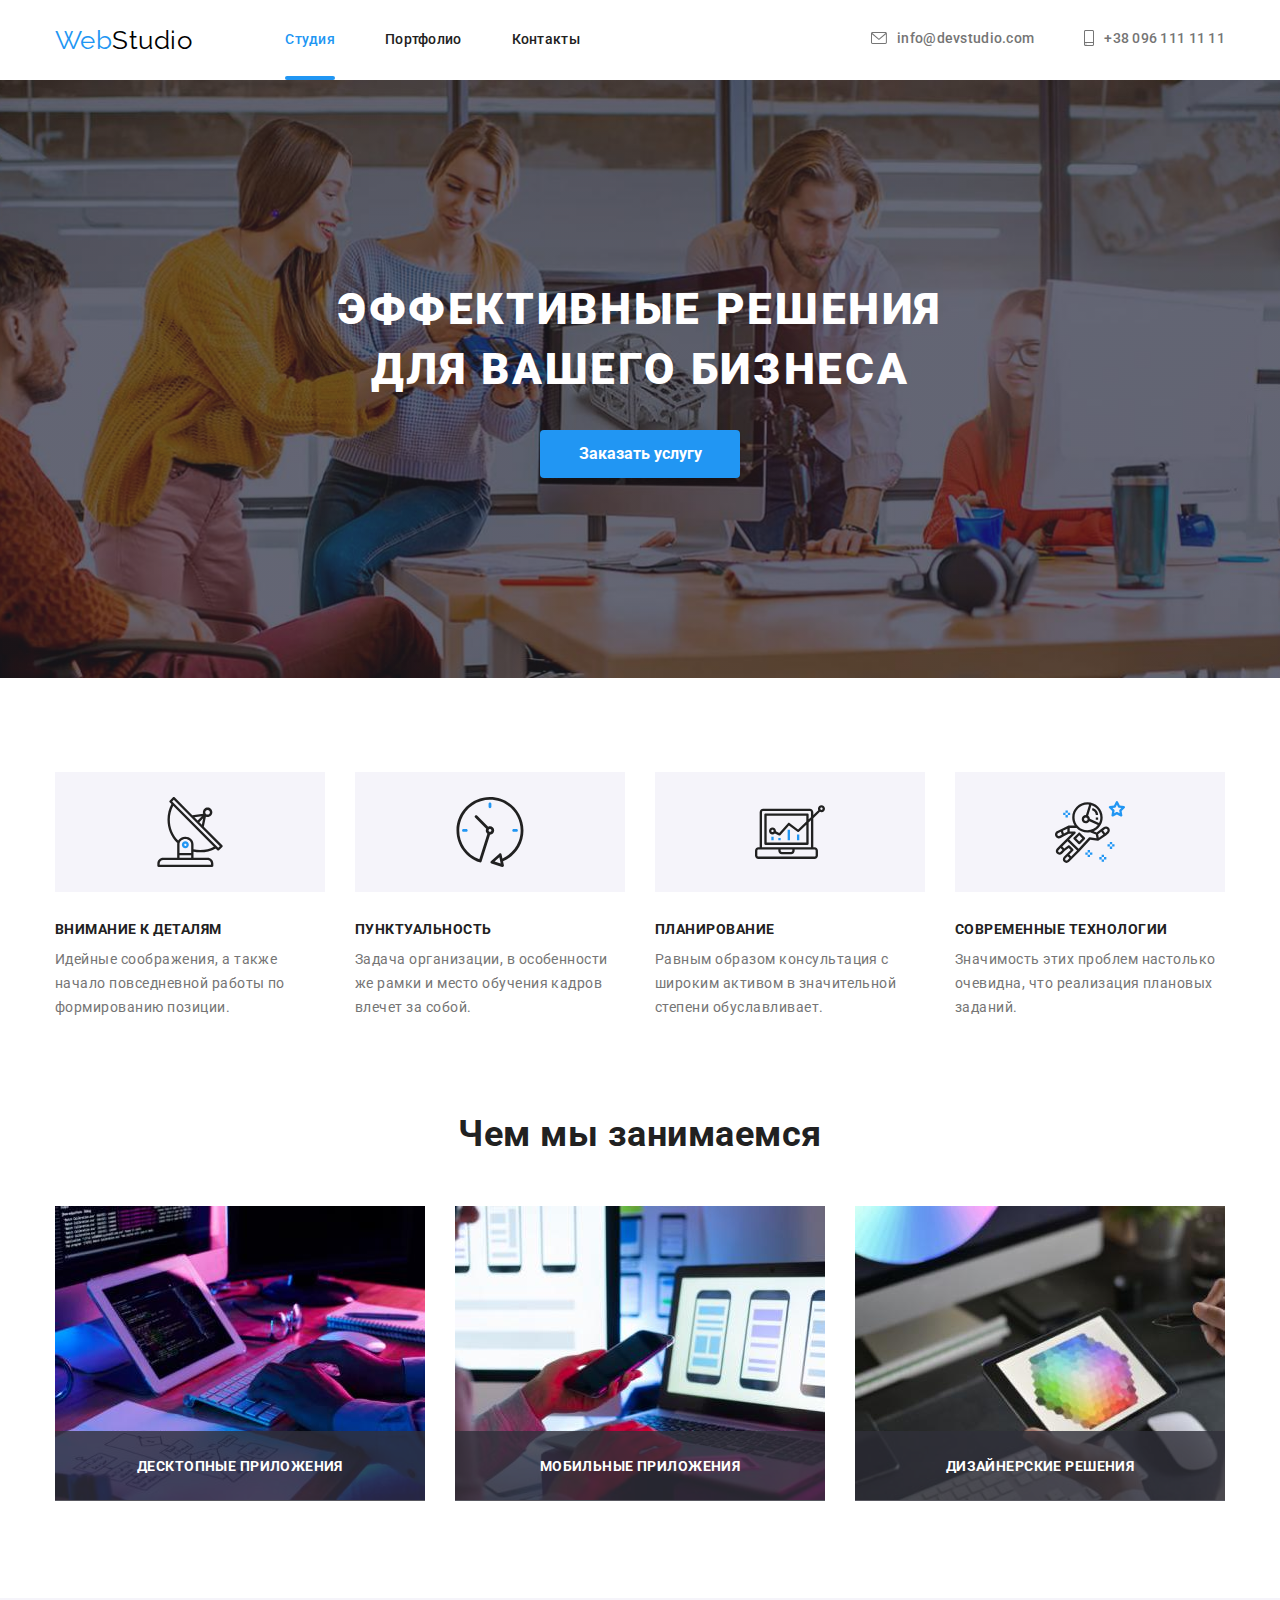
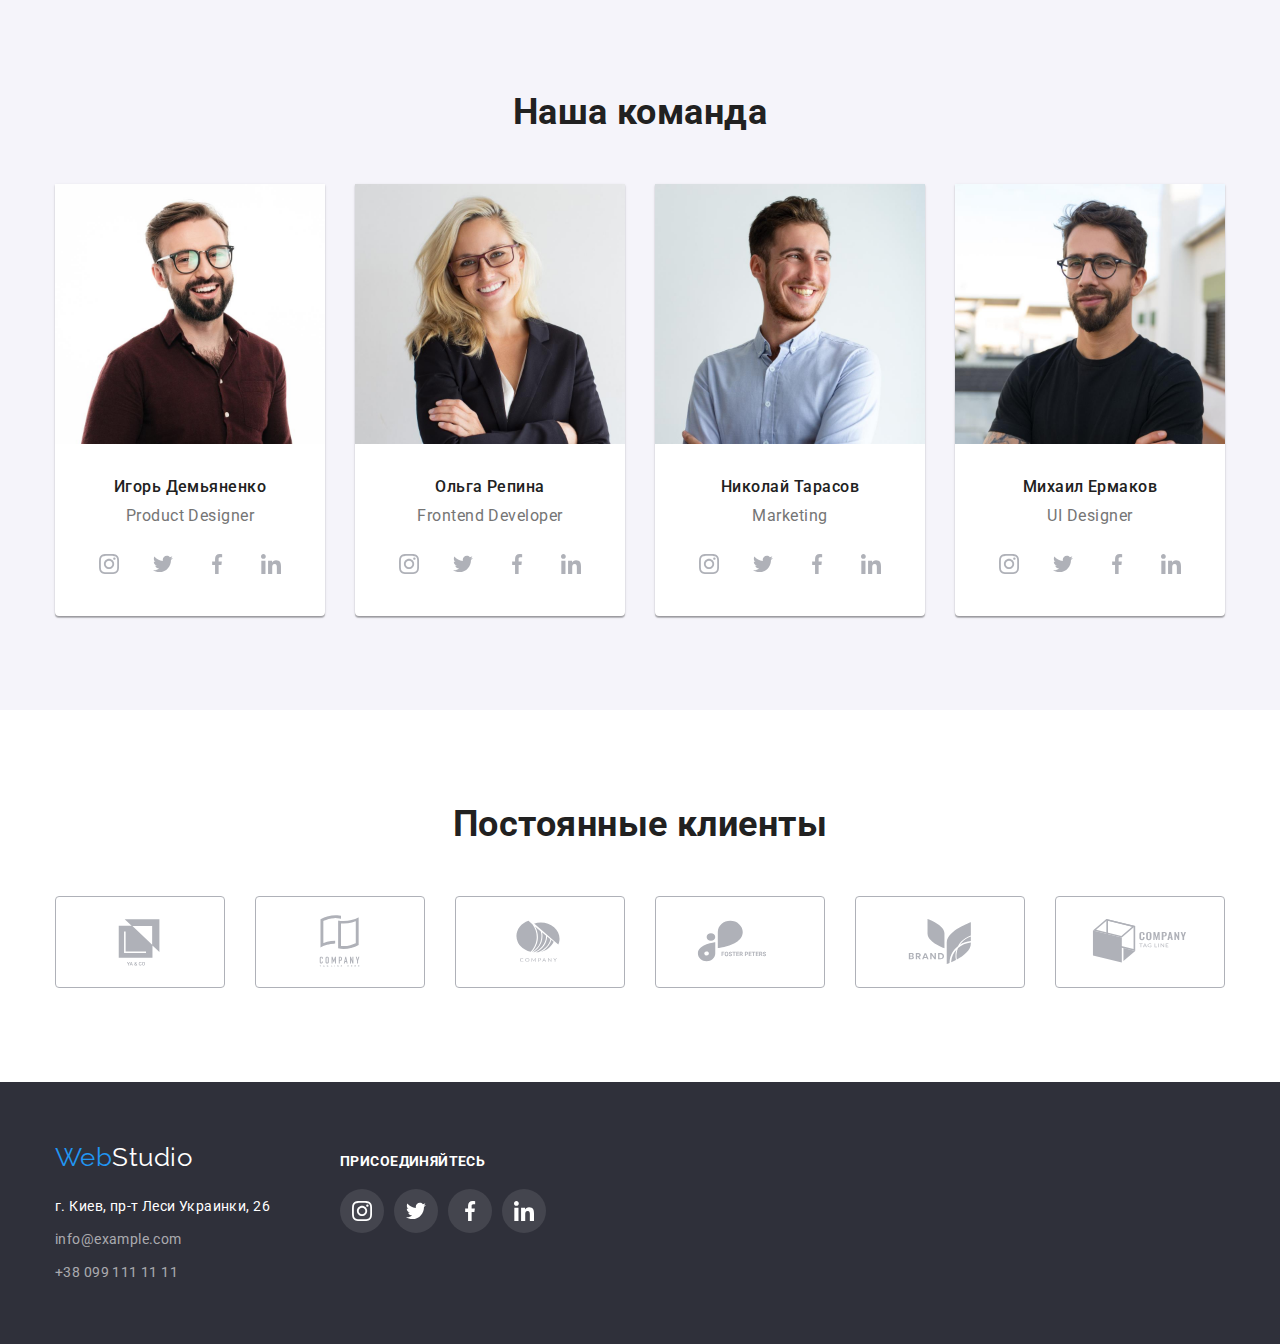
<file: index.html>
<!DOCTYPE html>
<html lang="ru">
<head>
    <meta charset="UTF-8">
    <meta http-equiv="X-UA-Compatible" content="IE=edge">
    <meta name="viewport" content="width=device-width, initial-scale=1.0">
    <title>WebStudio</title>
    <link rel="stylesheet" href="https://fonts.googleapis.com/css2?family=Raleway:wght@700&family=Roboto:wght@400;500;700;900&display=swap"
        >
        <link rel="stylesheet" href="https://cdnjs.cloudflare.com/ajax/libs/modern-normalize/1.0.0/modern-normalize.min.css">
    <link rel="stylesheet" href="./css/styles.css">
</head>
<body>
    <!--header-->
    <header>
        <div class="container main-nav">
        <nav class="main-nav">
            <a href="./index.html" class="logo">Web<span class="logo-web-dark">Studio</span></a>
            <ul class="site-nav list">
                <li class="site-item"><a href="./index.html" class="link current">Студия</a></li>
                <li class="site-item"><a href="./portfolio.html" class="link">Портфолио</a></li>
                <li class="site-item"><a href="" class="link">Контакты</a></li>
            </ul>
        </nav>
        <ul class="contact-nav list">
            <li class="site-item">
                <a href="mailto:info@devstudio.com" class="contact-link">
                <svg class="address-icon header-mail" width="16px" height="12px"> 
                    <use href="./image/sprite.svg#icon-mail"></use>
                </svg>
                info@devstudio.com</a></li>
            <li class="site-item"><a href="tel:+380961111111" class="contact-link">
                <svg class="address-icon header-tel" width="10px" height="16px">
                    <use href="./image/sprite.svg#icon-smartphone"></use>
                </svg>
                +38 096 111 11 11</a>
            </li>
        </ul>
        </div>

    </header> 

    <!--unique content page-->
     <main>


        <!--Hero section-->
        <section class="hero">
           <h1 class="title-hero">Эффективные решения для вашего бизнеса</h1>
            <button type="button" class="button primary" data-modal-open>Заказать услугу</button>
        </section>

        <!--company ideals and princes-->
        <section class="section top-section">
            <div class="container">
            <h2 class="section-title hidden-title">Принципы компании</h2>
            <ul class="company-ideal list">
                <li class="company-item">
                    <div class="section-icon">
                        <svg class="antenna-icon" width="70px" height="70px">
                            <use href="./image/sprite.svg#icon-antenna"></use>
                        </svg>
                    </div>
                    <h3 class="title">Внимание к деталям</h3>
                    <p class="text">Идейные соображения, а также начало повседневной работы по формированию позиции.</p>
                </li>
                <li class="company-item">
                    <div class="section-icon">
                        <svg class="clock-icon" width="70px" height="70px">
                            <use href="./image/sprite.svg#icon-clock"></use>
                        </svg>
                    </div>
                    <h3 class="title">Пунктуальность</h3>
                    <p class="text">Задача организации, в особенности же рамки и место обучения кадров влечет за собой.</p>
                </li>
                <li class="company-item">
                    <div class="section-icon">
                        <svg class="diagram-icon" width="70px" height="70px">
                            <use href="./image/sprite.svg#icon-diagram"></use>
                        </svg>
                     </div>
                    <h3 class="title">Планирование</h3>
                    <p class="text">Равным образом консультация с широким активом в значительной степени обуславливает.</p>
                </li>
                <li class="company-item">
                    <div class="section-icon">
                        <svg class="astronaut-icon" width="70px" height="70px">
                            <use href="./image/sprite.svg#icon-astronaut"></use>
                        </svg>
                     </div>
                    <h3 class="title">Современные технологии</h3>
                    <p class="text">Значимость этих проблем настолько очевидна, что реализация плановых заданий.</p>
                </li>
            </ul></div>
        </section>

        <!--what we're doing-->
        <section class="section">
            <div class="container">
            <h2 class="section-title our-work-title">Чем мы занимаемся</h2>
            <ul class="our-work list">
                <li class="our-work-item">
                    <a href=""><img src="./image/computer.jpg" alt="Компьютер" width="370"></a>
                    
                        <p class="our-work-card-text">Десктопные приложения</p>
                   
                </li>
                <li class="our-work-item">
                    <a href=""> <img src="./image/mobile.jpg" alt="Мобильные устройства" width="370"></a>
        
                        <p class="our-work-card-text">Мобильные приложения</p>
                    
                </li>
                <li class="our-work-item">
                    <a href=""><img src="./image/tablet.jpg" alt="Планшеты" width="370"></a>
                    
                        <p class="our-work-card-text">Дизайнерские решения</p>
                    
                </li>
            </ul>
            </div>
        </section>

        <!--our team-->
        <section class="team-section section">
            <div class="container">
            <h2 class="section-title team-title">Наша команда</h2>
            <ul class="team-list list ">
                <li class="cards"><img src="./image/ihor.jpg" alt="Игорь Демьяненко фото" width="270">
                    <h3 class="title">Игорь Демьяненко</h3>
                    <p class="text">Product Designer</p>
                    <ul class="master-social social-list list">
                        <li class="social-item">
                            <a href="" class="social-link">
                                <svg class="social-icon" width="20" height="20">
                                    <use href="./image/sprite.svg#icon-instagram"></use>
                                </svg>
                            </a>
                        </li>
                        <li class="social-item">
                            <a href="" class="social-link">
                                <svg class="social-icon" width="20" height="20">
                                    <use href="./image/sprite.svg#icon-twitter"></use>
                                </svg>
                            </a>
                        </li>
                        <li class="social-item">
                            <a href="" class="social-link">
                                <svg class="social-icon" width="20" height="20">
                                    <use href="./image/sprite.svg#icon-facebook"></use>
                                </svg>
                            </a>
                        </li>
                        <li class="social-item">
                            <a href="" class="social-link">
                                <svg class="social-icon" width="20" height="20">
                                    <use href="./image/sprite.svg#icon-linkedin"></use>
                                </svg>
                            </a>
                        </li>
                    </ul> 
                </li>
                <li class="cards"><img src="./image/olha.jpg" alt="Ольга Репина фото" width="270">
                    <h3 class="title">Ольга Репина</h3>
                    <p class="text">Frontend Developer</p>
                    <ul class="master-social social-list list">
                        <li class="social-item">
                            <a href="" class="social-link">
                                <svg class="social-icon" width="20" height="20">
                                    <use href="./image/sprite.svg#icon-instagram"></use>
                                </svg>
                            </a>
                        </li>
                        <li class="social-item">
                            <a href="" class="social-link">
                                <svg class="social-icon" width="20" height="20">
                                    <use href="./image/sprite.svg#icon-twitter"></use>
                                </svg>
                            </a>
                        </li>
                        <li class="social-item">
                            <a href="" class="social-link">
                                <svg class="social-icon" width="20" height="20">
                                    <use href="./image/sprite.svg#icon-facebook"></use>
                                </svg>
                            </a>
                        </li>
                        <li class="social-item">
                            <a href="" class="social-link">
                                <svg class="social-icon" width="20" height="20">
                                    <use href="./image/sprite.svg#icon-linkedin"></use>
                                </svg>
                            </a>
                        </li>
                    </ul>
                </li>
                <li class="cards"><img src="./image/nikolay.jpg" alt="Николай Тарасов фото" width="270">
                    <h3 class="title">Николай Тарасов</h3>
                    <p class="text">Marketing</p>
                    <ul class="master-social social-list list">
                        <li class="social-item">
                            <a href="" class="social-link">
                                <svg class="social-icon" width="20" height="20">
                                    <use href="./image/sprite.svg#icon-instagram"></use>
                                </svg>
                            </a>
                        </li>
                        <li class="social-item">
                            <a href="" class="social-link">
                                <svg class="social-icon" width="20" height="20">
                                    <use href="./image/sprite.svg#icon-twitter"></use>
                                </svg>
                            </a>
                        </li>
                        <li class="social-item">
                            <a href="" class="social-link">
                                <svg class="social-icon" width="20" height="20">
                                    <use href="./image/sprite.svg#icon-facebook"></use>
                                </svg>
                            </a>
                        </li>
                        <li class="social-item">
                            <a href="" class="social-link">
                                <svg class="social-icon" width="20" height="20">
                                    <use href="./image/sprite.svg#icon-linkedin"></use>
                                </svg>
                            </a>
                        </li>
                    </ul>
                </li>
                <li class="cards"><img src="./image/michael.jpg" alt="Михаил Ермаков фото" width="270">
                    <h3 class="title">Михаил Ермаков</h3>
                    <p class="text">UI Designer</p>
                    <ul class="master-social social-list list">
                        <li class="social-item">
                            <a href="" class="social-link">
                                <svg class="social-icon" width="20" height="20">
                                    <use href="./image/sprite.svg#icon-instagram"></use>
                                </svg>
                            </a>
                        </li>
                        <li class="social-item">
                            <a href="" class="social-link">
                                <svg class="social-icon" width="20" height="20">
                                    <use href="./image/sprite.svg#icon-twitter"></use>
                                </svg>
                            </a>
                        </li>
                        <li class="social-item">
                            <a href="" class="social-link">
                                <svg class="social-icon" width="20" height="20">
                                    <use href="./image/sprite.svg#icon-facebook"></use>
                                </svg>
                            </a>
                        </li>
                        <li class="social-item">
                            <a href="" class="social-link">
                                <svg class="social-icon" width="20" height="20">
                                    <use href="./image/sprite.svg#icon-linkedin"></use>
                                </svg>
                            </a>
                        </li>
                    </ul>
                </li>
            </ul>
            </div>
        </section>
        <section class="section clients-section">
            <div class="container">
                <h2 class="section-title clients-title">Постоянные клиенты</h2>
                <ul class="list clients-list">
                    <li class="clients-item">
                         <a href="" class="clients-link">
                            <svg class="clients-icon" width="106" height="60">
                                <use href="./image/sprite.svg#icon-clients-1"></use>
                            </svg>
                        </a>
                    </li>
                    <li class="clients-item">
                        <a href="" class="clients-link">
                            <svg class="clients-icon" width="106" height="60">
                                <use href="./image/sprite.svg#icon-clients-2"></use>
                            </svg>
                        </a>
                    </li>
                    <li class="clients-item">
                        <a href="" class="clients-link">
                            <svg class="clients-icon" width="106" height="60">
                                <use href="./image/sprite.svg#icon-clients-3"></use>
                            </svg>
                        </a>
                    </li>
                    <li class="clients-item">
                        <a href="" class="clients-link">
                            <svg class="clients-icon" width="106" height="60">
                                <use href="./image/sprite.svg#icon-clients-4"></use>
                            </svg>
                        </a>
                    </li>
                    <li class="clients-item">
                        <a href="" class="clients-link">
                            <svg class="clients-icon" width="106" height="60">
                                <use href="./image/sprite.svg#icon-clients-5"></use>
                            </svg>
                        </a>
                    </li>
                    <li class="clients-item">
                        <a href="" class="clients-link">
                            <svg class="clients-icon" width="106" height="60">
                                <use href="./image/sprite.svg#icon-clients-6"></use>
                            </svg>
                        </a>
                    </li>
                    
                </ul>
            </div>
        </section>

    </main>

    <!--footer-->
    <footer class="footer-section">
        <div class="container footer-box">
            <div class="footer-left">
            <a href="./index.html" class="logo">Web<span class="logo-web-light">Studio</span></a>

            <address class="address-footer contact-nav">
                <span class="address">г. Киев, пр-т Леси Украинки, 26 </span>
                <a href="mailto:info@example.com" class="contact-link">info@example.com</a>
                <a href="tel:+380991111111" class="contact-link">+38 099 111 11 11</a>
            </address>
            </div>
            <div class="footer-right">
                <h3 class="title footer-title">присоединяйтесь</h3>
                <ul class="footer-social list">
                    <li class="footer-item">
                        <a href="" class="footer-social-link">
                            <svg class="footer-social-icon" width="20" height="20">
                                <use href="./image/sprite.svg#icon-instagram"></use>
                            </svg>
                        </a>
                    </li>
                    <li class="footer-item">
                        <a href="" class="footer-social-link">
                            <svg class="footer-social-icon" width="20" height="20">
                                <use href="./image/sprite.svg#icon-twitter"></use>
                            </svg>
                        </a>
                    </li>
                    <li class="footer-item">
                        <a href="" class="footer-social-link">
                            <svg class="footer-social-icon" width="20" height="20">
                                <use href="./image/sprite.svg#icon-facebook"></use>
                            </svg>
                        </a>
                    </li>
                    <li class="footer-item">
                        <a href="" class="footer-social-link">
                            <svg class="footer-social-icon" width="20" height="20">
                                <use href="./image/sprite.svg#icon-linkedin"></use>
                            </svg>
                        </a>
                    </li>
                </ul>
            </div>
        </div>
    </footer>
    <div class="backdrop is-hidden" data-modal>
        <div class="modal">
            <button type="button" class="modal-btn" data-modal-close>
                <svg class="modal-close-icon" width="18" height="18">
                    <use href="./image/sprite.svg#icon-close"></use>
                </svg>
            </button>
        </div>
    </div>
    <script src="./js/modal.js"></script>
</body>
</html>
</file>
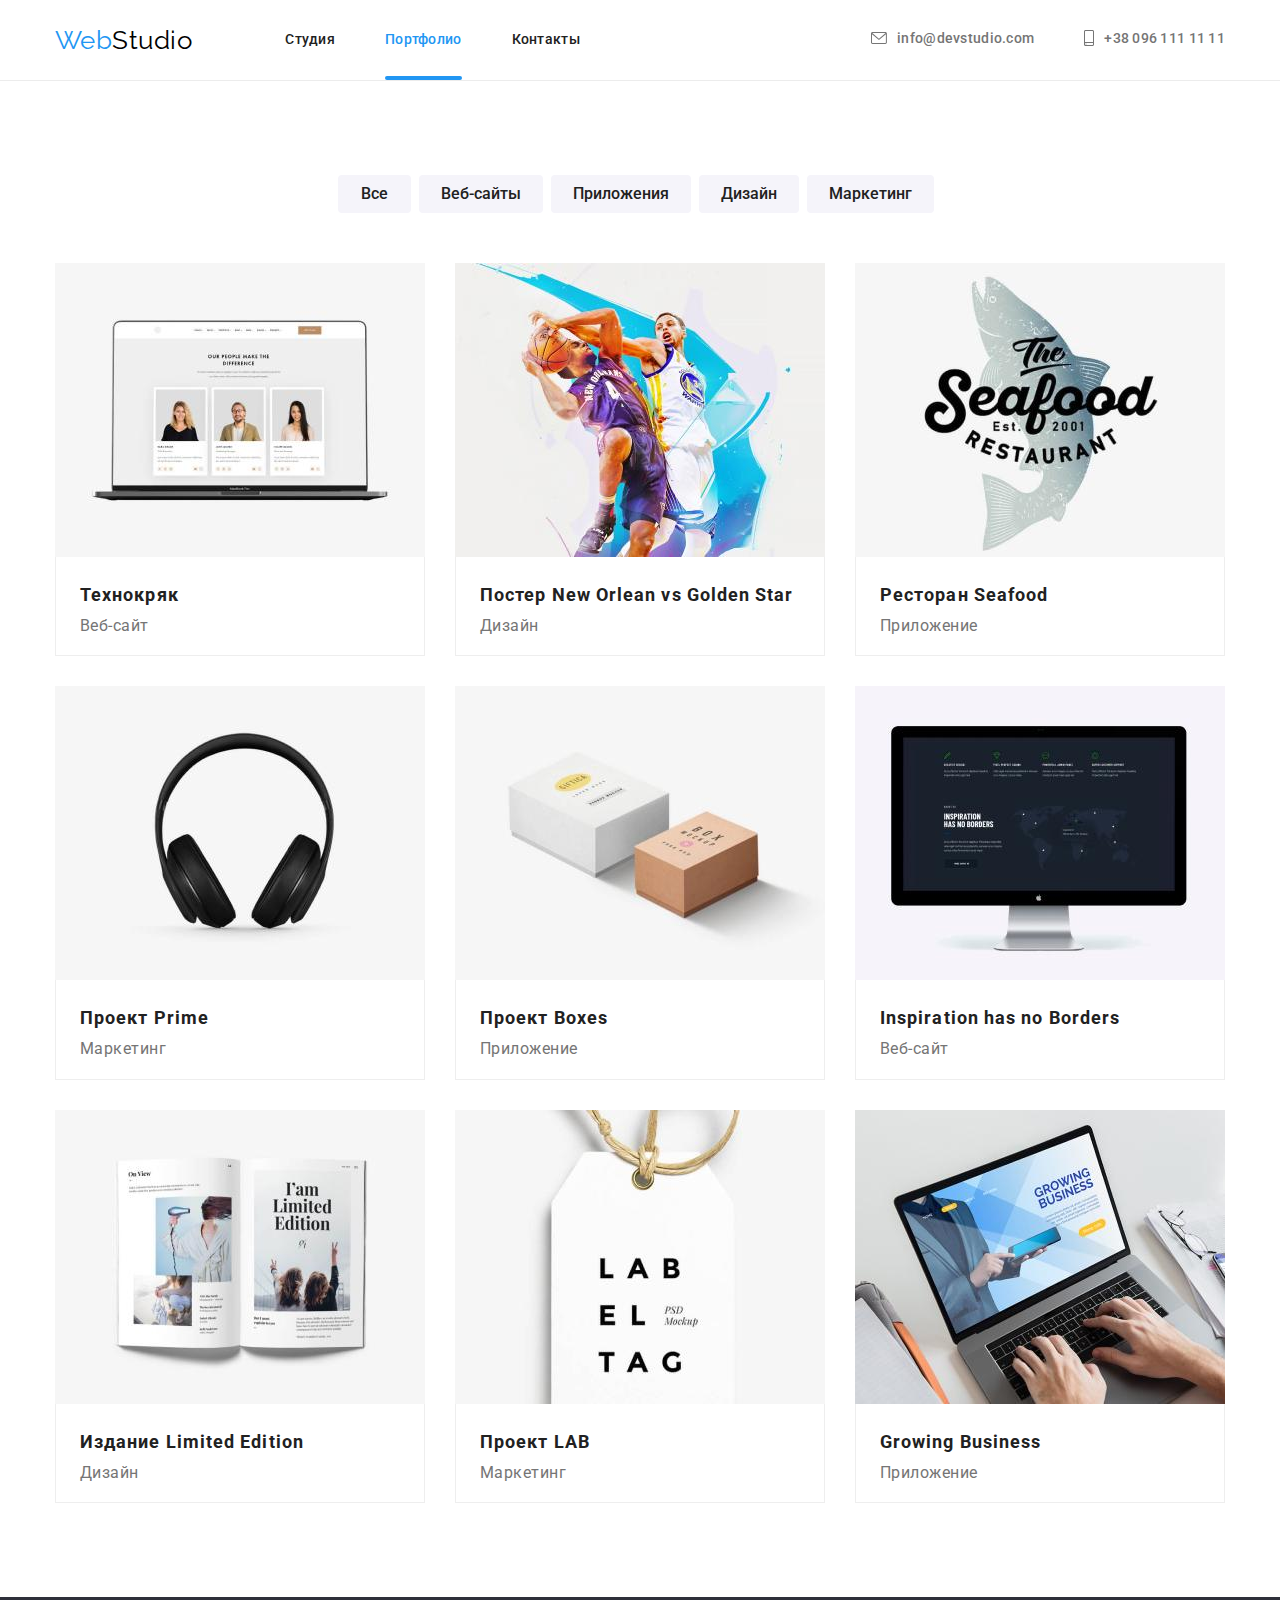
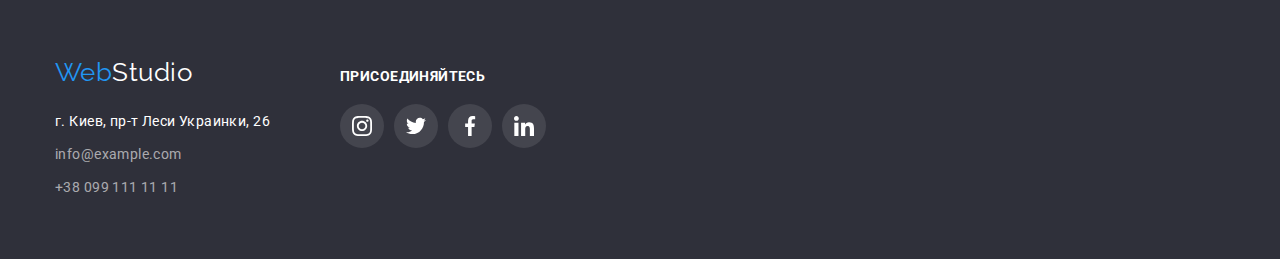
<file: portfolio.html>
<!DOCTYPE html>
<html lang="ru">
<head>
    <meta charset="UTF-8">
    <meta http-equiv="X-UA-Compatible" content="IE=edge">
    <meta name="viewport" content="width=device-width, initial-scale=1.0">
    <title>portfolio</title>
    <link href="https://fonts.googleapis.com/css2?family=Raleway:wght@700&family=Roboto:wght@400;500;700;900&display=swap"
        rel="stylesheet">
        <link rel="stylesheet" href="https://cdnjs.cloudflare.com/ajax/libs/modern-normalize/1.0.0/modern-normalize.min.css">
    <link rel="stylesheet" href="./css/styles.css">
</head>
<body>
    <!--header-->
    <header class="border-bottom">
        <div class="container main-nav">
            <nav class="main-nav">
                <a href="./index.html" class="logo">Web<span class="logo-web-dark">Studio</span></a>
                <ul class="site-nav list">
                    <li class="site-item"><a href="./index.html" class="link ">Студия</a></li>
                    <li class="site-item"><a href="./portfolio.html" class="link current">Портфолио</a></li>
                    <li class="site-item"><a href="" class="link">Контакты</a></li>
                </ul>
            </nav>
            <ul class="contact-nav list">
                <li class="site-item">
                    <a href="mailto:info@devstudio.com" class="contact-link">
                        <svg class="address-icon header-mail" width="16px" height="12px">
                            <use href="./image/sprite.svg#icon-mail"></use>
                        </svg>
                        info@devstudio.com</a>
                </li>
                <li class="site-item"><a href="tel:+380961111111" class="contact-link">
                        <svg class="address-icon header-tel" width="10px" height="16px">
                            <use href="./image/sprite.svg#icon-smartphone"></use>
                        </svg>
                        +38 096 111 11 11</a>
                </li>
            </ul>
        </div>
    
    </header>

    <!--main-->
    <main>
        
        <h1 class="hidden-title ">Страница портфолио</h1>
        <section class="section top-section">
            <div class="container menu-portfolio">
                <h2 class="hidden-title ">Наша работа</h2>
                <ul class="list portfolio-btn">
                    <li><button type="button" class="button portfolio-button">Все</button></li>
                    <li><button type="button" class="button portfolio-button">Веб-сайты</button></li>
                    <li><button type="button" class="button portfolio-button">Приложения</button></li>
                    <li><button type="button" class="button portfolio-button">Дизайн</button></li>
                    <li><button type="button" class="button portfolio-button">Маркетинг</button></li>
                </ul>
                <ul class="list portfolio-list">
                    <li class="portfolio-element">
                        <div class="portfolio-card-wrap">
                            <img class="portfolio-img" src="./image/technokrack.jpg" alt="Картинка технокряк" width="370">
                            <p class="portfolio-img-text">Технокряк это современная площадка распространения коронавируса. Компании используют эту платформу для цифрового шпионажа и атак на защищённые сервера конкурентов.</p>
                        </div>
                        
                        <div class="portfolio-card">
                            <h3 class="section-title portfolio-title">Технокряк</h3>
                            <p class="portfolio-text">Веб-сайт</p>
                        </div>
                    </li>
                    <li class="portfolio-element">
                        <div class="portfolio-card-wrap">
                        <img class="portfolio-img" src="./image/poster.jpg" alt="картинка постер" width="370">
                        <p class="portfolio-img-text">Технокряк это современная площадка распространения коронавируса. Компании используют эту
                            платформу для цифрового шпионажа и атак на защищённые сервера конкурентов.</p>
                        </div>
                        <div class="portfolio-card">
                            <h3 class="section-title portfolio-title">Постер New Orlean vs Golden Star</h3>
                            <p class="portfolio-text">Дизайн</p>
                        </div>
                    </li>
                    <li class="portfolio-element">
                        <div class="portfolio-card-wrap">
                        <img class="portfolio-img" src="./image/restaurant.jpg" alt="картинка постер ресторана" width="370">
                        <p class="portfolio-img-text">Технокряк это современная площадка распространения коронавируса. Компании используют эту
                            платформу для цифрового шпионажа и атак на защищённые сервера конкурентов.</p>
                        </div>
                        <div class="portfolio-card">
                            <h3 class="section-title portfolio-title">Ресторан Seafood</h3>
                            <p class="portfolio-text">Приложение</p>
                        </div>
                    </li>
                    <li class="portfolio-element">
                        <div class="portfolio-card-wrap">
                        <img class="portfolio-img" src="./image/headphones.jpg" alt="картинка наушники" width="370">
                        <p class="portfolio-img-text">Технокряк это современная площадка распространения коронавируса. Компании используют эту
                            платформу для цифрового шпионажа и атак на защищённые сервера конкурентов.</p>
                        </div>
                        <div class="portfolio-card">
                            <h3 class="section-title portfolio-title">Проект Prime</h3>
                            <p class="portfolio-text">Маркетинг</p>
                        </div>
                    </li>
                    <li class="portfolio-element">
                        <div class="portfolio-card-wrap">
                        <img class="portfolio-img" src="./image/projectbox.jpg" alt="картинка коробки" width="370">
                        <p class="portfolio-img-text">Технокряк это современная площадка распространения коронавируса. Компании используют эту
                            платформу для цифрового шпионажа и атак на защищённые сервера конкурентов.</p>
                        </div>
                        <div class="portfolio-card">
                            <h3 class="section-title portfolio-title">Проект Boxes</h3>
                            <p class="portfolio-text">Приложение</p>
                        </div>
                    </li>
                    <li class="portfolio-element">
                        <div class="portfolio-card-wrap">
                        <img class="portfolio-img" src="./image/monitor.jpg" alt="картинка монитор" width="370">
                        <p class="portfolio-img-text">Технокряк это современная площадка распространения коронавируса. Компании используют эту
                            платформу для цифрового шпионажа и атак на защищённые сервера конкурентов.</p>
                        </div>
                        <div class="portfolio-card">
                            <h3 class="section-title portfolio-title">Inspiration has no Borders</h3>
                            <p class="portfolio-text">Веб-сайт</p>
                        </div>
                    </li>
                    <li class="portfolio-element">
                        <div class="portfolio-card-wrap">
                        <img class="portfolio-img" src="./image/book.jpg" alt="картинка открытая книга" width="370">
                        <p class="portfolio-img-text">Технокряк это современная площадка распространения коронавируса. Компании используют эту
                            платформу для цифрового шпионажа и атак на защищённые сервера конкурентов.</p>
                        </div>
                        <div class="portfolio-card">
                            <h3 class="section-title portfolio-title">Издание Limited Edition</h3>
                            <p class="portfolio-text">Дизайн</p>
                        </div>
                    </li>
                    <li class="portfolio-element">
                        <div class="portfolio-card-wrap">
                        <img class="portfolio-img" src="./image/LAB.jpg" alt="картинка бирка" width="370">
                        <p class="portfolio-img-text">Технокряк это современная площадка распространения коронавируса. Компании используют эту
                            платформу для цифрового шпионажа и атак на защищённые сервера конкурентов.</p>
                        </div>
                        <div class="portfolio-card">
                            <h3 class="section-title portfolio-title">Проект LAB</h3>
                            <p class="portfolio-text">Маркетинг</p>
                        </div>
                    </li>
                    <li class="portfolio-element">
                        <div class="portfolio-card-wrap">
                        <img class="portfolio-img" src="./image/notebook.jpg" alt="картинка ноутбук" width="370">
                        <p class="portfolio-img-text">Технокряк это современная площадка распространения коронавируса. Компании используют эту
                            платформу для цифрового шпионажа и атак на защищённые сервера конкурентов.</p>
                        </div>
                        <div class="portfolio-card">
                            <h3 class="section-title portfolio-title">Growing Business</h3>
                            <p class="portfolio-text">Приложение</p>
                        </div>
                    </li>
                </ul>
            </div>
        </section>
    </main>
   
    <!--footer-->
    <footer class="footer-section">
        <div class="container footer-box">
            <div class="footer-left">
                <a href="./index.html" class="logo">Web<span class="logo-web-light">Studio</span></a>
    
                <address class="address-footer contact-nav">
                    <span class="address">г. Киев, пр-т Леси Украинки, 26 </span>
                    <a href="mailto:info@example.com" class="contact-link">info@example.com</a>
                    <a href="tel:+380991111111" class="contact-link">+38 099 111 11 11</a>
                </address>
            </div>
            <div class="footer-right">
                <h3 class="title footer-title">присоединяйтесь</h3>
                <ul class="footer-social list">
                    <li class="footer-item">
                        <a href="" class="footer-social-link">
                            <svg class="footer-social-icon" width="20" height="20">
                                <use href="./image/sprite.svg#icon-instagram"></use>
                            </svg>
                        </a>
                    </li>
                    <li class="footer-item">
                        <a href="" class="footer-social-link">
                            <svg class="footer-social-icon" width="20" height="20">
                                <use href="./image/sprite.svg#icon-twitter"></use>
                            </svg>
                        </a>
                    </li>
                    <li class="footer-item">
                        <a href="" class="footer-social-link">
                            <svg class="footer-social-icon" width="20" height="20">
                                <use href="./image/sprite.svg#icon-facebook"></use>
                            </svg>
                        </a>
                    </li>
                    <li class="footer-item">
                        <a href="" class="footer-social-link">
                            <svg class="footer-social-icon" width="20" height="20">
                                <use href="./image/sprite.svg#icon-linkedin"></use>
                            </svg>
                        </a>
                    </li>
                </ul>
            </div>
        </div>
    </footer>
</body>
</html>
</file>
<file: css/styles.css>
:root {
  --primary-text-color: #757575;
  --title-text-color: #212121;
  --accent-color: #2196f3;
  --white-color: #ffffff;
  --white-opacity-color: rgba(255, 255, 255, 0.6);
  --secondary-background-color: #f5f4fa;
  --dark-backgroud-color: #2f303a;
  --black-color: #000000;
}

body {
  margin: 0;
  background-color: var(--white-color);
  color: var(--primary-text-color);

  font-family: Roboto, sans-serif;
  letter-spacing: 0.03em;
}

.container {
  width: 1200px;
  padding-left: 15px;
  padding-right: 15px;
  margin-left: auto;
  margin-right: auto;
}

.list {
  padding: 0;
  margin: 0;

  list-style: none;
}

.link {
  color: inherit;
}

/*section*/

.hidden-title {
  display: none;
}

.section {
  padding-bottom: 94px;
}

/*logo*/

.logo {
  color: var(--accent-color);
  font-family: Raleway, sans-serif;
  font-weight: 700px;
  font-size: 26px;
  line-height: 1.19;
  text-decoration: none;
}
.logo-web-dark {
  color: var(--black-color);
}
.logo-web-light {
  color: var(--white-color);
}

/*button*/

.button {
  border-radius: 4px;
  padding: 6px 22px;
  min-width: 73px;

  color: var(--title-text-color);
  background-color: var(--secondary-background-color);

  font-weight: 700;
  font-size: 16px;
  line-height: 1.8;
  text-align: center;

  cursor: pointer;
}
.button.primary {
  padding: 10px 32px;
  min-width: 200px;
  border: none;
  box-shadow: 0px 4px 4px rgba(0, 0, 0, 0.15);

  color: var(--white-color);
  background-color: var(--accent-color);
}
.portfolio-button {
  font-family: Roboto;
  font-weight: 500;
  font-size: 16px;
  line-height: 1.62;
  transition: color 250ms cubic-bezier(0.4, 0, 0.2, 1),
    background-color 250ms cubic-bezier(0.4, 0, 0.2, 1),
    box-shadow 250ms cubic-bezier(0.4, 0, 0.2, 1);
}

.portfolio-button:hover,
.portfolio-button:focus {
  color: var(--white-color);
  background-color: var(--accent-color);
  box-shadow: 0px 3px 1px rgba(0, 0, 0, 0.1), 0px 1px 2px rgba(0, 0, 0, 0.08),
    0px 2px 2px rgba(0, 0, 0, 0.12);
  border-radius: 4px;
}

/*main-nav*/

.main-nav {
  display: flex;
  align-items: center;
}

/*site nav*/

.site-nav {
  display: flex;
  margin-left: 93px;
}

.site-nav .site-item:not(:last-child) {
  margin-right: 50px;
}

.site-nav .link {
  display: block;
  padding-top: 32px;
  padding-bottom: 32px;

  color: var(--title-text-color);
  font-family: inherit;
  font-weight: 500;
  font-size: 14px;
  line-height: 1.14;
  letter-spacing: 0.02em;
  text-decoration: none;

  transition: color 250ms cubic-bezier(0.4, 0, 0.2, 1);
  position: relative;
}

.site-nav .link:hover,
.site-nav .link:focus {
  color: var(--accent-color);
}

.site-nav .link.current {
  color: var(--accent-color);
}

.site-nav .link.current::after {
  content: "";
  width: 100%;
  position: absolute;
  height: 4px;
  border-radius: 2px;
  bottom: 0;
  display: block;
  background-color: var(--accent-color);
}

/*contact nav*/

.main-nav .contact-nav {
  display: flex;
  margin-left: auto;
}

.contact-nav .site-item + .site-item {
  margin-left: 50px;
}

.contact-nav .contact-link {
  display: inline-flex;
  align-items: center;
  margin: 0;
  color: var(--primary-text-color);
  text-decoration: none;
  font-weight: 500;
  font-size: 14px;
  line-height: 16px;
  letter-spacing: 0.02em;

  transition: color 250ms cubic-bezier(0.4, 0, 0.2, 1);
}
.contact-nav .contact-link:hover,
.contact-nav .contact-link:focus {
  color: var(--accent-color);
}

.address-icon {
  margin-right: 10px;
  fill: var(--primary-text-color);
  transition: fill 250ms cubic-bezier(0.4, 0, 0.2, 1);
}

.address-icon:hover {
  fill: var(--accent-color);
}

.contact-link:hover .address-icon,
.contact-link:focus .header-mail,
.contact-link:hover .header-tel,
.contact-link:focus .header-tel {
  fill: var(--accent-color);
}

.border-bottom {
  border-bottom: 1px solid #ececec;
}

/*hero*/

.hero {
  padding-top: 200px;
  padding-bottom: 200px;
  background-color: var(--dark-backgroud-color);
  text-align: center;
  background-image: linear-gradient(
      rgba(47, 48, 58, 0.4),
      rgba(47, 48, 58, 0.4)
    ),
    url(../image/hero-bg.jpg);
  max-width: 1600рх;
  background-repeat: no-repeat;
  background-size: cover;
  background-position: center;
}
.title-hero {
  margin-top: 0;
  margin-bottom: 30px;
  margin-left: auto;
  margin-right: auto;
  max-width: 696px;

  color: var(--white-color);
  font-weight: 900;
  font-size: 44px;
  line-height: 1.36;
  text-align: center;
  letter-spacing: 0.06em;
  text-transform: uppercase;
}

.section-title {
  margin-top: 0;
  margin-bottom: 50px;

  color: var(--title-text-color);
  font-weight: 700px;
  font-size: 36px;
  line-height: 1.16;
}

.portfolio-title {
  margin-bottom: 4px;
  font-size: 18px;
  line-height: 2;
  letter-spacing: 0.06em;
}

/*company ideal*/

.company-ideal {
  display: flex;
}

.company-ideal .company-item {
  width: 270px;
  margin-right: 30px;
}

.company-ideal .company-item:last-child {
  margin-right: 0;
}

.company-item .section-icon {
  display: block;
  background-color: #f5f4fa;
  text-align: center;

  width: 270px;
  height: 120px;

  margin-bottom: 30px;
  display: flex;
  align-items: center;
  justify-content: center;
}

.company-ideal .title {
  color: var(--title-text-color);
  margin-top: 0;
  margin-bottom: 10px;

  font-weight: 700px;
  font-size: 14px;
  line-height: 1.14;
  text-transform: uppercase;
}

.company-ideal .text {
  margin: 0;
  font-size: 14px;
  line-height: 1.71;
}

/*our work section*/

.our-work-item {
  position: relative;
}

.our-work {
  display: flex;
  justify-content: space-between;
}

.our-work-title {
  text-align: center;
}

.our-work-card-text {
  color: var(--white-color);
  font-weight: bold;
  font-size: 14px;
  line-height: 16px;
  text-align: center;
  letter-spacing: 0.03em;
  text-transform: uppercase;
  position: absolute;
  bottom: 3px;
  left: 0;
  margin: 0;
  background-color: rgba(47, 48, 58, 0.8);

  width: 100%;
  height: 70px;
  padding-top: 27px;
}

/*our team section*/

.team-section {
  padding-top: 94px;
  background-color: var(--secondary-background-color);
}

.team-list {
  display: flex;
  justify-content: space-between;
}

.team-title {
  text-align: center;
}

.team-list .title {
  margin-top: 30px;
  margin-bottom: 10px;
  text-align: center;

  color: var(--title-text-color);
  font-weight: 500;
  font-size: 16px;
  line-height: 1.18;
}

.team-list .text {
  margin: 0;

  font-size: 16px;
  line-height: 1.18;
  text-align: center;
  margin-bottom: 16px;
}

.team-list .cards {
  padding-bottom: 30px;
  background-color: var(--white-color);
  box-shadow: 0px 1px 3px rgba(0, 0, 0, 0.12), 0px 1px 1px rgba(0, 0, 0, 0.14),
    0px 2px 1px rgba(0, 0, 0, 0.2);
  border-radius: 0px 0px 4px 4px;
}

.social-list {
  display: flex;
  justify-content: center;
}

.social-item {
  width: 44px;
  height: 44px;
  margin-right: 10px;
}

.social-item:last-child {
  margin-right: 0;
}

.social-link {
  display: flex;
  align-items: center;
  justify-content: center;
  width: 100%;
  height: 100%;

  border-radius: 50%;

  transition: background-color 250ms cubic-bezier(0.4, 0, 0.2, 1);
}

.social-link:hover,
.social-link:focus {
  background-color: var(--accent-color);
}

.social-link:hover .social-icon,
.social-link:focus .social-icon {
  fill: var(--white-color);
}

.social-icon {
  fill: #afb1b8;
  transition: fill 250ms cubic-bezier(0.4, 0, 0.2, 1);
}

/*portfolion btn*/

.top-section {
  padding-top: 94px;
}

.portfolio-btn {
  display: flex;
  justify-content: center;
  align-items: center;
  margin-bottom: 50px;
}

.portfolio-btn .portfolio-button {
  margin-right: 8px;
  border: none;
}
.portfolio-button:not(:last-child) {
  margin-right: 0;
}

/*portfolio section*/

.portfolio-element {
  transition: box-shadow 250ms cubic-bezier(0.4, 0, 0.2, 1);
}

.portfolio-element:hover,
.portfolio-element:focus {
  cursor: pointer;
  box-shadow: 0px 1px 1px rgba(0, 0, 0, 0.12), 0px 4px 4px rgba(0, 0, 0, 0.06),
    1px 4px 6px rgba(0, 0, 0, 0.16);
}

.portfolio-element:hover .portfolio-img-text {
  transform: translateY(-100%);
}

.portfolio-img {
  display: block;
}

.portfolio-card-wrap {
  position: relative;
  overflow: hidden;
}

.portfolio-img-text {
  position: absolute;
  font-size: 18px;
  line-height: 28px;
  letter-spacing: 0.03em;
  color: #ffffff;
  background-color: rgba(33, 150, 243, 0.9);
  margin: 0;
  padding: 63px 24px;
  height: 100%;
  top: 100%;
  transition: transform 250ms cubic-bezier(0.4, 0, 0.2, 1);
}

.portfolio-card {
  padding: 20px 24px;
  border-left: 1px solid #eeeeee;
  border-right: 1px solid #eeeeee;
  border-bottom: 1px solid #eeeeee;
}

.portfolio-text {
  margin: 0;
}

.portfolio-list {
  display: flex;
  flex-wrap: wrap;
  margin: -30px 0 0 -30px;
}

.portfolio-element {
  flex-basis: calc((100% - 90px) / 3);
  margin: 30px 0 0 30px;
}

/*clients section*/

.clients-section {
  padding-top: 94px;
}

.clients-title {
  text-align: center;
}

.clients-list {
  display: flex;

  justify-content: center;
}

.clients-item {
  width: 170px;
  height: 92px;
}

.clients-link:hover,
.clients-link:focus {
  border: 1px solid var(--accent-color);
}

.clients-link:hover .clients-icon,
.clients-link:focus .clients-icon {
  fill: var(--accent-color);
}

.clients-item:not(:last-child) {
  margin-right: 30px;
}

.clients-link {
  display: flex;
  align-items: center;
  justify-content: center;
  width: 100%;
  height: 100%;
  border: 1px solid #afb1b8;
  border-radius: 4px;
  transition: border 250ms cubic-bezier(0.4, 0, 0.2, 1);
}

.clients-icon {
  fill: #afb1b8;
  transition: fill 250ms cubic-bezier(0.4, 0, 0.2, 1);
}

/*footer*/

.footer-section {
  padding: 60px 0 60px 0;
  background-color: var(--dark-backgroud-color);
  font-size: 14px;
  line-height: 1.71;
}

.footer-box {
  display: flex;
  align-items: baseline;
}

.footer-left {
  margin-right: 70px;
}

.footer-title {
  font-weight: bold;
  font-size: 14px;
  line-height: 16px;
  letter-spacing: 0.03em;
  text-transform: uppercase;
  color: var(--white-color);
  margin: 0;
  margin-bottom: 20px;
}

.address-footer {
  display: flex;
  flex-direction: column;
  margin-top: 20px;

  color: var(--white-opacity-color);
  font-size: 14px;
  line-height: 24px;
  letter-spacing: 0.03em;
  font-style: normal;
}

.address-footer .contact-link {
  color: var(--white-opacity-color);
  margin-top: 9px;
  font-style: normal;
  font-weight: normal;
  font-size: 14px;
  line-height: 24px;
  letter-spacing: 0.03em;
}
.address-footer .address {
  color: var(--white-color);
}

.footer-social {
  display: flex;
}

.footer-item {
  width: 44px;
  height: 44px;
  margin-right: 10px;
}

.footer-social-link {
  display: flex;
  align-items: center;
  justify-content: center;
  width: 100%;
  height: 100%;
  border-radius: 50%;
  background-color: rgba(255, 255, 255, 0.1);

  transition: background-color 250ms cubic-bezier(0.4, 0, 0.2, 1);
}

.footer-social-link:hover,
.footer-social-link:focus {
  background-color: var(--accent-color);
}

.footer-social-icon {
  fill: var(--white-color);
}

.backdrop {
  width: 100vw;
  height: 100vh;
  background-color: rgba(0, 0, 0, 0.2);
  position: fixed;
  top: 0;
  transition: opacity 250ms cubic-bezier(0.4, 0, 0.2, 1),
    visibility 250ms cubic-bezier(0.4, 0, 0.2, 1);
}

.modal {
  position: absolute;
  width: 528px;
  min-height: 581px;
  background-color: #ffffff;
  border-radius: 10px;
  top: 50%;
  left: 50%;
  transform: translate(-50%, -50%);
}

.modal-btn {
  position: absolute;
  border: 1px solid rgba(0, 0, 0, 0.1);
  background-color: #ffffff;
  width: 30px;
  height: 30px;
  border-radius: 50%;
  top: 10px;
  right: 10px;
  display: flex;
  align-items: center;
  justify-content: center;
}

.backdrop.is-hidden {
  visibility: hidden;
  opacity: 0;
  pointer-events: none;
}
</file>
